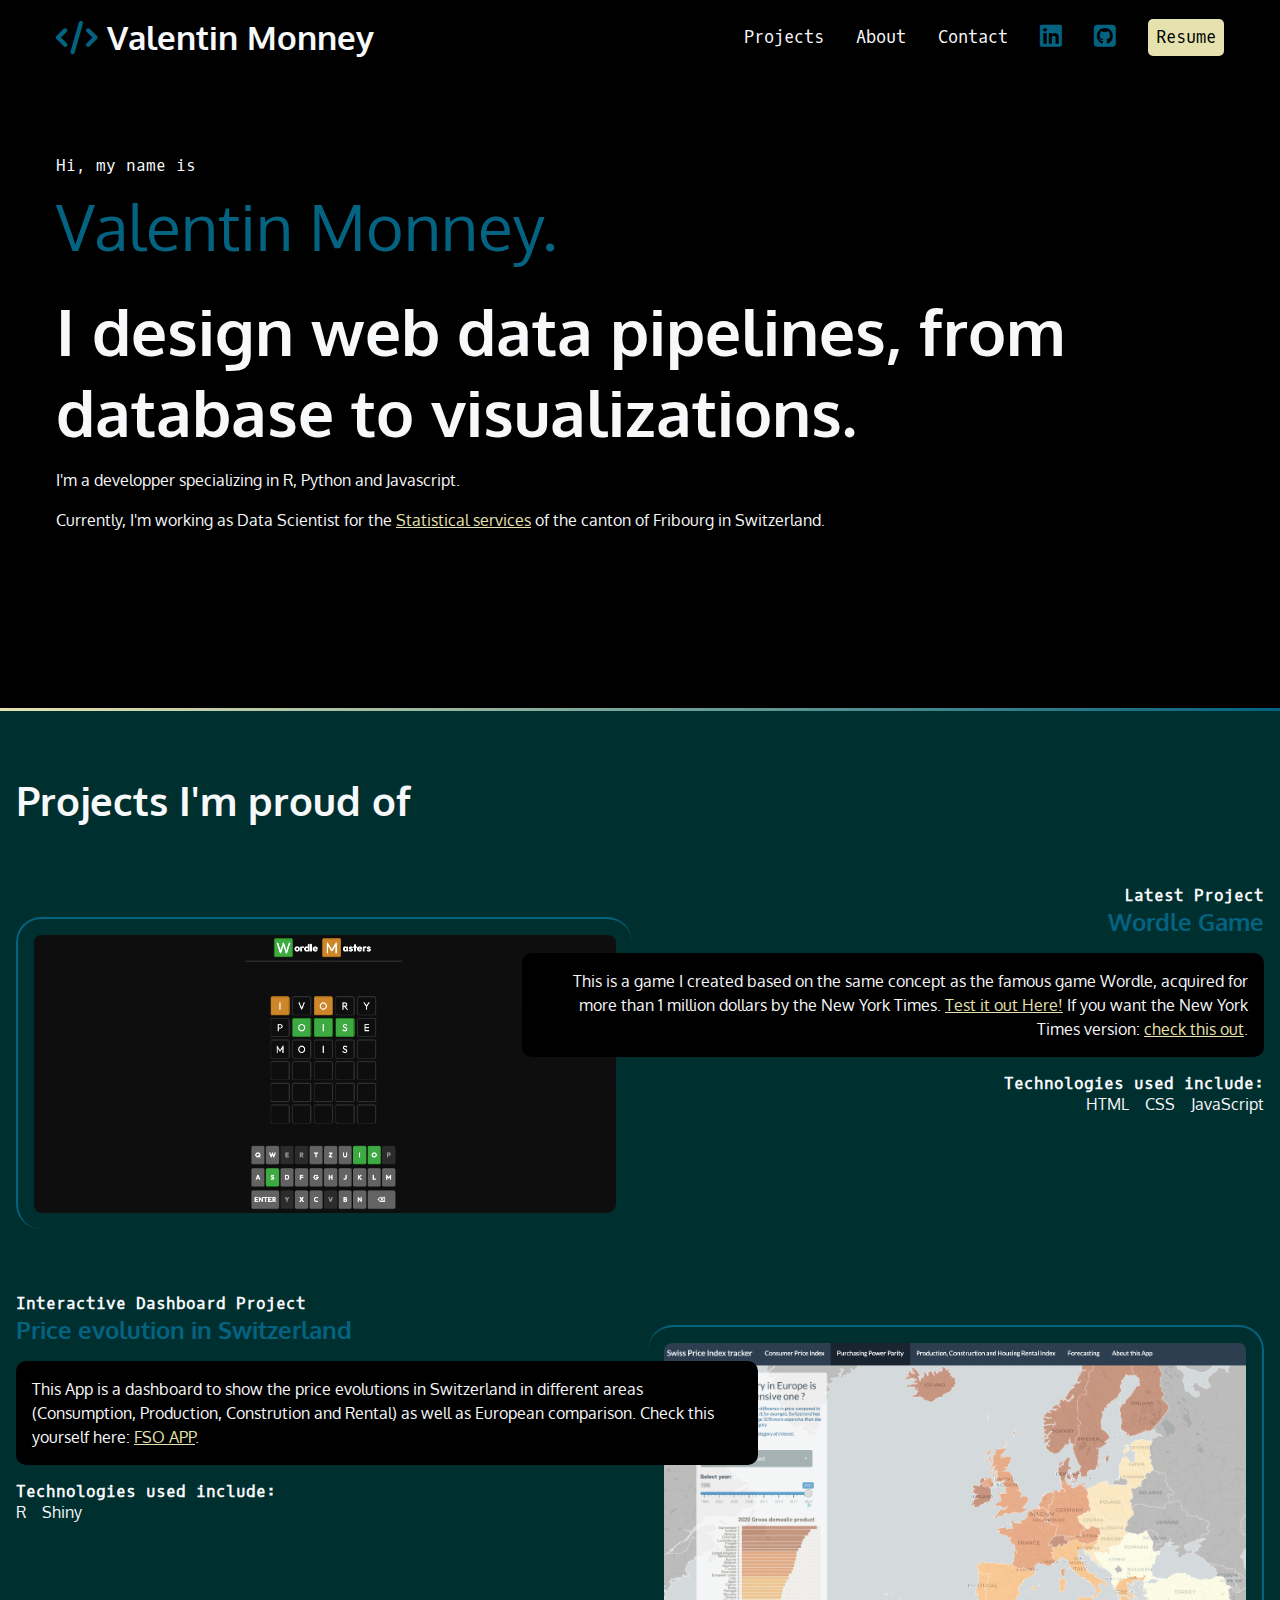
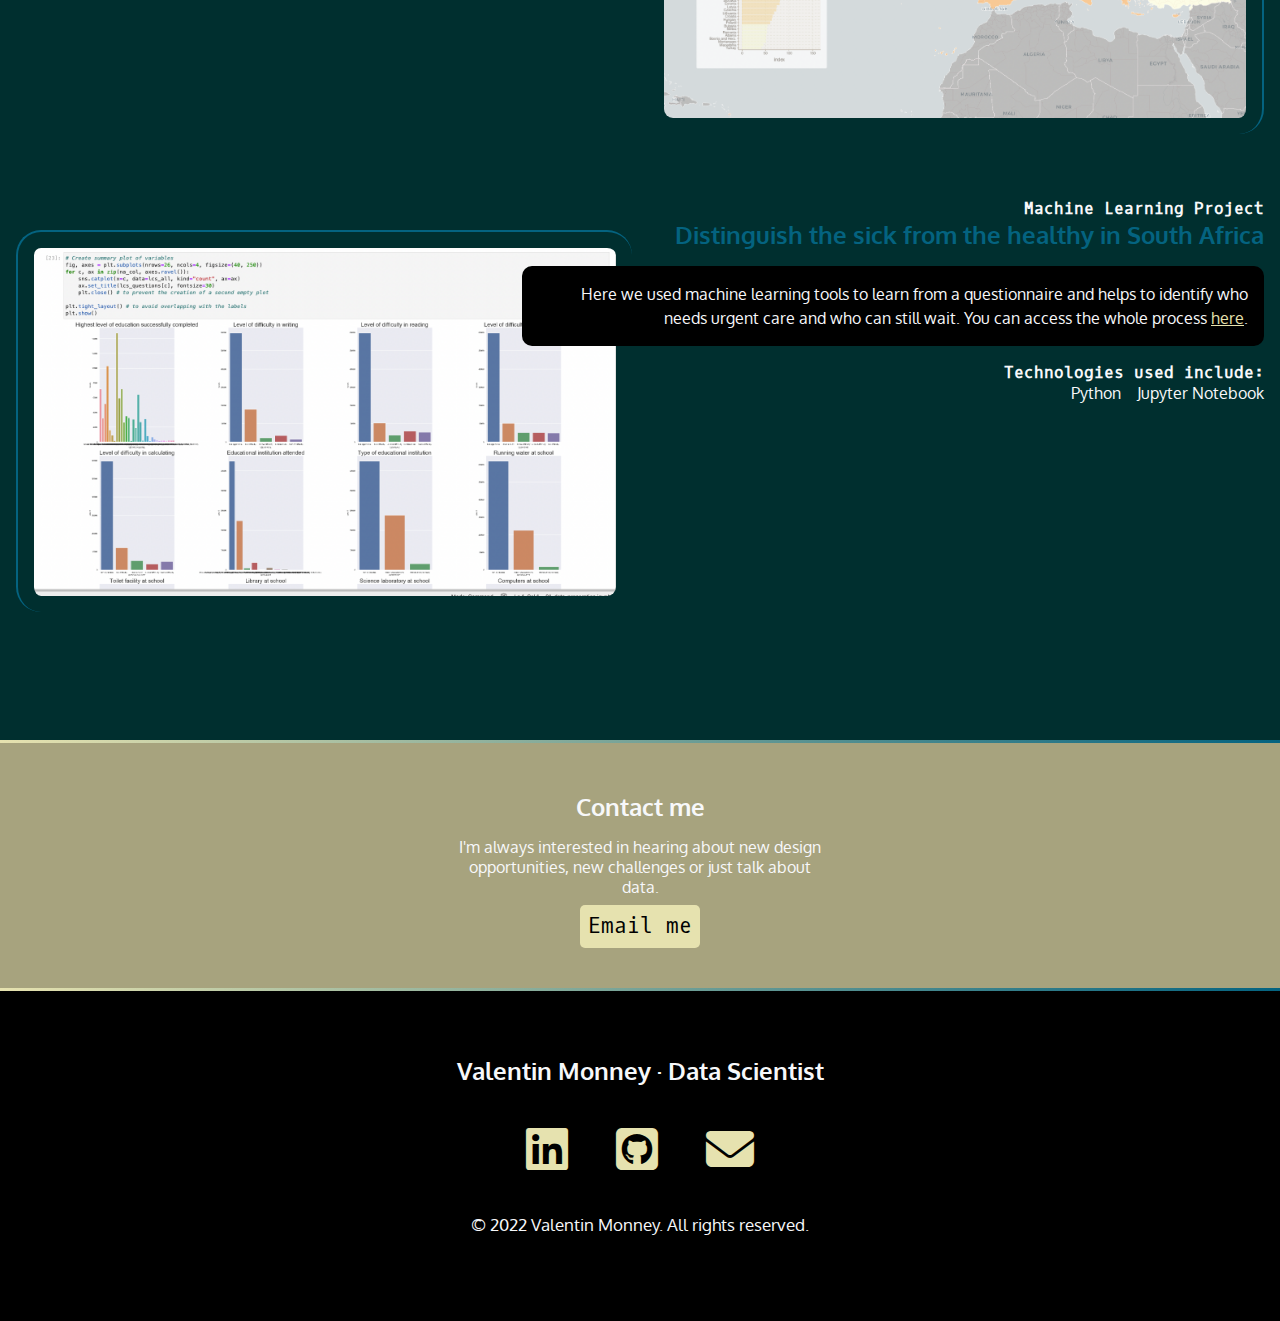
<file: index.html>
<!DOCTYPE html>
<html lang="en">
<head>
  <meta charset="UTF-8">
  <meta http-equiv="X-UA-Compatible" content="IE=edge">
  <meta name="viewport" content="width=device-width, initial-scale=1.0">
  <link rel="preconnect" href="https://fonts.googleapis.com">
  <link rel="preconnect" href="https://fonts.gstatic.com" crossorigin>
  <link rel="stylesheet" href="https://fonts.googleapis.com/css2?family=Oxygen&amp;family=Oxygen+Mono&amp;display=swap">
  <link rel="stylesheet" href="https://cdnjs.cloudflare.com/ajax/libs/font-awesome/6.2.0/css/all.min.css">
  <link rel="stylesheet" href="css/style.css">
  <title>Valentin Monney's Portfolio Website</title>
</head>
<body>

  <nav>
    <ul>
      <li>
        <h1>
          <a href="index.html">
            <span class="fa-solid fa-code"></span>
            <span>Valentin Monney</span>
          </a>
      </h1>
      </li>
      <li><a href="#projects">Projects</a></li>
      <li><a href="about.html">About</a></li>
      <li><a href="#contact">Contact</a></li>
      <li>
        <a href="https://www.linkedin.com/in/valentin-monney/" target="_blank">
        <span class="fa-brands fa-linkedin" aria-hidden="true"></span>
        <span class="sr-only">LinkedIn</span> <!-- This class "sr-only" comes from the fontawesome parameters -->
        </a>
      </li>
      <li>
        <a href="https://github.com/vmonney" target="_blank">
        <span class="fa-brands fa-square-github" aria-hidden="true"></span>
        <span class="sr-only">Github</span>
        </a>
      </li>
      <li><a href="https://www.dropbox.com/s/daixna0zchfdsso/Valentin%27s%20Resume.pdf?dl=0" target="_blank" class="button">Resume</a></li>
    </ul>
  </nav>
  
  <section id="intro">
    <p class="name">Hi, my name is <span>Valentin Monney.</span></p>
    <h2>I design web data pipelines, from database to visualizations.</h2>
    <p> I'm a developper specializing in R, Python and Javascript.</p>
    <p> Currently, I'm working as Data Scientist for the <a href="https://www.fr.ch/deef/sstat" target="_blank">Statistical services</a> of the canton of Fribourg in Switzerland.</p>
  </section>

  <div class="gradient"></div>

  <div class="section-project">
    <section id="projects">
      <h2>Projects I'm proud of</h2>

      <article>
        <div class="text">
          <h4>Latest Project</h4>
          <h3>Wordle Game</h3>
          <p class="blackbox">This is a game I created based on the same concept as the famous game Wordle, acquired for more than 1 million dollars by the New York Times. <a href="https://vmonney.github.io/wordle" target="_blank">Test it out Here!</a> If you want the New York Times version: <a href="https://www.nytimes.com/games/wordle/index.html" target="_blank">check this out</a>. 
          </p>
          <h4>Technologies used include:</h4>
          <ul>
            <li>HTML</li>
            <li>CSS</li>
            <li>JavaScript</li>
          </ul>
        </div>
        <img src="img/wordle.png" alt="Screenshot of the game Wordle" />
      </article>
      <article class="reverse">
        <div class="text">
          <h4>Interactive Dashboard Project</h4>
          <h3>Price evolution in Switzerland</h3>
          <p class="blackbox">This App is a dashboard to show the price evolutions in Switzerland in different areas (Consumption, Production, Constrution and Rental) as well as European comparison. Check this yourself here: <a href="https://monneyvalentin.shinyapps.io/fsoapp/" target="_blank">FSO APP</a>. 
          </p>
          <h4>Technologies used include:</h4>
          <ul>
            <li>R</li>
            <li>Shiny</li>
          </ul>
        </div>
        <img src="img/FSOapp.png" alt="Screenshot of the Price Dashboard App" />
      </article>
      <article>
        <div class="text">
          <h4>Machine Learning Project</h4>
          <h3>Distinguish the sick from the healthy in South Africa</h3>
          <p class="blackbox">Here we used machine learning tools to learn from a questionnaire and helps to identify who needs urgent care and who can still wait. You can access the whole process <a href="https://github.com/vmonney/Python/tree/main/EPFL%20machine%20Learning%20Projects/05_Capstone_project" target="_blank">here</a>. 
          </p>
          <h4>Technologies used include:</h4>
          <ul>
            <li>Python</li>
            <li>Jupyter Notebook</li>
          </ul>
        </div>
        <img src="img/Machine Learning.png" alt="Screenshot of a part of the Jupyter notebook." />
      </article>
    </section>
  </div>
  <div class="gradient"></div>

  <section id="contact">
    <h3>Contact me</h3>
    <p>I'm always interested in hearing about new design opportunities, new challenges or just talk about data.</p>
    <a href="mailto: monney.valentin@gmail.com" class="button">Email me</a>
  </section>
  
  <div class="gradient"></div>
  
  <footer>
  <h3>Valentin Monney &middot; Data Scientist</h3>
  <ul>
    <li>
        <a href="https://www.linkedin.com/in/valentin-monney/" target="_blank">
        <span class="fa-brands fa-linkedin" aria-hidden="true"></span>
        <span class="sr-only">LinkedIn</span>
        </a>
    </li>
    <li>
      <a href="https://github.com/vmonney" target="_blank">
        <span class="fa-brands fa-square-github" aria-hidden="true"></span>
        <span class="sr-only">Github</span>
      </a>
    </li>
    <li>
      <a href="mailto: monney.valentin@gmail.com">
        <span class="fa-solid fa-envelope" aria-hidden="true"></span>
        <span class="sr-only">Email</span>
      </a>
    </li>
  </ul>
    <p><small>&copy; 2022 Valentin Monney. All rights reserved.</small></p>
  </footer>

</body>
</html>
</file>
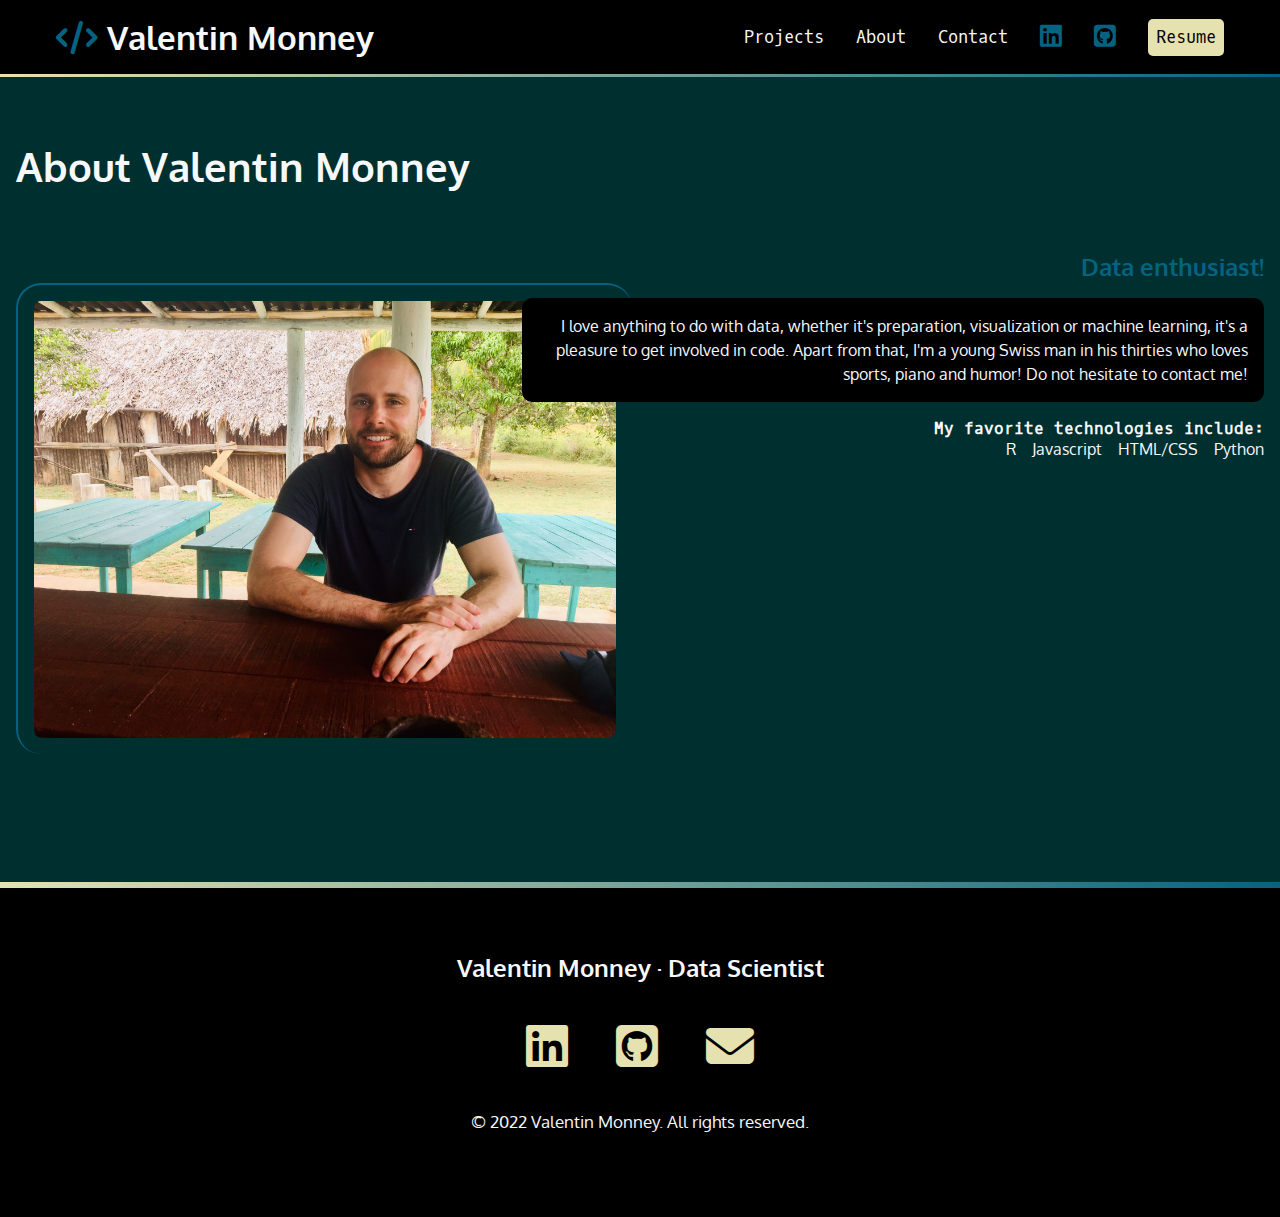
<file: about.html>
<!DOCTYPE html>
<html lang="en">
<head>
  <meta charset="UTF-8">
  <meta http-equiv="X-UA-Compatible" content="IE=edge">
  <meta name="viewport" content="width=device-width, initial-scale=1.0">
  <link rel="preconnect" href="https://fonts.googleapis.com">
  <link rel="preconnect" href="https://fonts.gstatic.com" crossorigin>
  <link rel="stylesheet" href="https://fonts.googleapis.com/css2?family=Oxygen&amp;family=Oxygen+Mono&amp;display=swap">
  <link rel="stylesheet" href="https://cdnjs.cloudflare.com/ajax/libs/font-awesome/6.2.0/css/all.min.css">
  <link rel="stylesheet" href="css/style.css">
  <title>About Valentin Monney</title>
</head>
<body>

  <nav>
    <ul>
      <li>
        <h1>
          <a href="index.html">
            <span class="fa-solid fa-code"></span>
            <span>Valentin Monney</span>
          </a>
      </h1>
      </li>
      <li><a href="index.html#projects">Projects</a></li>
      <li><a href="about.html">About</a></li>
      <li><a href="index.html#contact">Contact</a></li>
      <li>
        <a href="https://www.linkedin.com/in/valentin-monney/" target="_blank">
        <span class="fa-brands fa-linkedin" aria-hidden="true"></span>
        <span class="sr-only">LinkedIn</span> <!-- This class "sr-only" comes from the fontawesome parameters -->
        </a>
      </li>
      <li>
        <a href="https://github.com/vmonney" target="_blank">
        <span class="fa-brands fa-square-github" aria-hidden="true"></span>
        <span class="sr-only">Github</span>
        </a>
      </li>
      <li><a href="https://www.dropbox.com/s/daixna0zchfdsso/Valentin%27s%20Resume.pdf?dl=0" target="_blank" class="button">Resume</a></li>
    </ul>
  </nav>

  <div class="gradient"></div>

  <div class="section-project">
    <section id="projects">
      <h2>About Valentin Monney</h2>

      <article>
        <div class="text">
          <h3>Data enthusiast!</h3>
          <p class="blackbox">I love anything to do with data, whether it's preparation, visualization or machine learning, it's a pleasure to get involved in code. 
          Apart from that, I'm a young Swiss man in his thirties who loves sports, piano and humor! Do not hesitate to contact me!
          </p>
          <h4>My favorite technologies include:</h4>
          <ul>
            <li>R</li>
            <li>Javascript</li>
            <li>HTML/CSS</li>
            <li>Python</li>
          </ul>
        </div>
        <img src="img/me.jpg" alt="A profile picture of Valentin Monney." />
      </article>
    </section>
  </div>
  <div class="gradient"></div>
  
  <div class="gradient"></div>
  
  <footer>
  <h3>Valentin Monney &middot; Data Scientist</h3>
  <ul>
    <li>
        <a href="https://www.linkedin.com/in/valentin-monney/" target="_blank">
        <span class="fa-brands fa-linkedin" aria-hidden="true"></span>
        <span class="sr-only">LinkedIn</span>
        </a>
    </li>
    <li>
      <a href="https://github.com/vmonney" target="_blank">
        <span class="fa-brands fa-square-github" aria-hidden="true"></span>
        <span class="sr-only">Github</span>
      </a>
    </li>
    <li>
      <a href="mailto: monney.valentin@gmail.com">
        <span class="fa-solid fa-envelope" aria-hidden="true"></span>
        <span class="sr-only">Email</span>
      </a>
    </li>
  </ul>
    <p><small>&copy; 2022 Valentin Monney. All rights reserved.</small></p>
  </footer>

</body>
</html>
</file>
<file: css/style.css>
/* variables declared here - these are the colors for our pages, as well as the font stacks and sizes. */
:root {
  --black: #000;
  --dkteal: #002F2F; /*dkblue*/
  --sandy: #E6E2AF; /*magenta*/
  --beach: #EFECCA; /*hotmag*/
  --stone: #A7A37E; /*plum*/
  --ocean: #046380; /*aqua*/
  --white: #f7f8fa;
  --font-size: 1.3rem;
  --mono: "Oxygen mono", monospace;
  --sans: Oxygen, sans-serif;
}
/* border box model: https://css-tricks.com/box-sizing/ */
html {
  box-sizing: border-box;
}
*,
*::before,
*::after {
  box-sizing: inherit;
}

/* generic styles for the page */
body {
padding: 0;
margin: 0;
font-family: var(--sans);
background-color: var(--black);
color: var(--white);
font-size: var(--font-size);
}

h1, h2, h3, h4 {
margin: 0;
}

a {
color: var(--sandy);
}
a:hover {
color: var(--beach);
text-decoration: none;
}

.gradient{
  background: linear-gradient(90deg, rgba(230,226,175,1) 0%, rgba(4,99,128,1) 100%);
  height: 3px;
}

/* navbar */

nav {
font-family: var(--mono);
font-size: 80%;
padding: 1rem;
}

nav h1 a {
font-family: var(--sans);
}

nav ul {
list-style-type: none;
padding: 0;
margin: 0;
display: flex;
flex-flow: row wrap; 
justify-content: center;
align-items: center;
gap: 2rem;
}

nav li:first-child {
flex-basis: 100%;
text-align: center;
}

nav [class*="fa-"] {
font-size: 150%;
color: var(--ocean);
}

nav h1 [class*= "fa-"] {
font-size: 100%;
}

nav a {
color: var(--white);
text-decoration: none;
display: block;
}

nav a:hover,
nav [class*="fa-"]:hover {
color: var(--sandy);
}

.button {
background-color: var(--sandy);
color: var(--black);
padding: 0.5rem;
border-radius: 5px;
font-family: var(--mono);
text-decoration: none;
}

.button:hover {
color: var(--black);
background-color: var(--beach);
}

/* intro styles*/

#intro {
  padding: 4rem 1rem 10rem 1rem;
  max-width: 1200px;
  margin: 0 auto;
}

#intro p {
font-size: 1rem;
line-height: 1.5;
}

#intro .name {
font-family: var(--mono);
}

.name span {
font-family: var(--sans);
font-size: 4rem;
color: var(--ocean);
display: block;
}

#intro h2 {
font-size: 4rem;
}

/* Projects section */
.section-project {
  background-color: var(--dkteal);
}

#projects {
  padding: 4rem 1rem;
}

#projects h2 {
  font-size: 2.5rem;
  margin-bottom: calc(2.5rem * 1.5);
}

#projects h3 {
  color: var(--ocean);
}

#projects h4 {
  font-size: 1rem;
  font-family: var(--mono);
}

.blackbox {
  background-color: var(--black);
  padding: 1rem;
  border-radius: 10px;
  font-size: 1rem;
  line-height: 1.5;
}

#projects ul {
  list-style-type: none;
  padding: 0;
  margin: 0;
  display: flex;
  flex-flow: row wrap;
  justify-content: flex-start;
  gap: 1rem;
  font-size: 1rem;
}

#projects img {
  margin: 2rem 0 4rem 0;
  border-left: 2px solid var(--ocean);
  border-top: 2px solid var(--ocean);
  border-radius: 25px;
  padding: 1rem;
}

img {
  width: 100%;
}

/* projects responsive design */
@media (min-width: 550px){
  article {
    display: grid;
    grid-template-columns: repeat(10,1fr);
    gap: 1rem;
  }
  #projects img {
    grid-column: 1/6; /*number of spaces item contains*/
    grid-row: 1/2;
  }
  .text {
    order: 2; /*flips image and text left-right*/
    text-align: right;
    grid-column: 5/11;
    grid-row: 1/2;
  }

  #projects ul {
    justify-content: flex-end;
  }

  #projects .reverse img {
    grid-column: 6/11;
    border-right: 2px solid var(--ocean);
    border-left: none;
  }
  .reverse .text {
    grid-column: 1/7;
    text-align: left;
  }

  #projects .reverse ul {
    justify-content: flex-start;
  }



}

/*contact section */

#contact {
text-align: center;
background-color: var(--stone);
padding: 3rem 0;
  
}

#contact p {
width: 400px;
margin: 0 auto;
font-size: 1rem;
padding: 15px;
}

/* Footer section*/

footer {
text-align: center;
padding: 4rem 0;
}

footer ul {
list-style-type: none;
display: flex;
flex-flow: row wrap; 
justify-content: center;
gap: 3rem;
padding: 0;
margin: 2rem 0;
font-size: 3rem;
}

/* responsive design */

@media (min-width: 800px){

  nav, .projects {
    max-width: 1200px;
    margin: 0 auto;
  }
  nav li:first-child {
    flex-basis: auto;
    text-align: left;
    margin-right: auto;
  }
}
</file>
